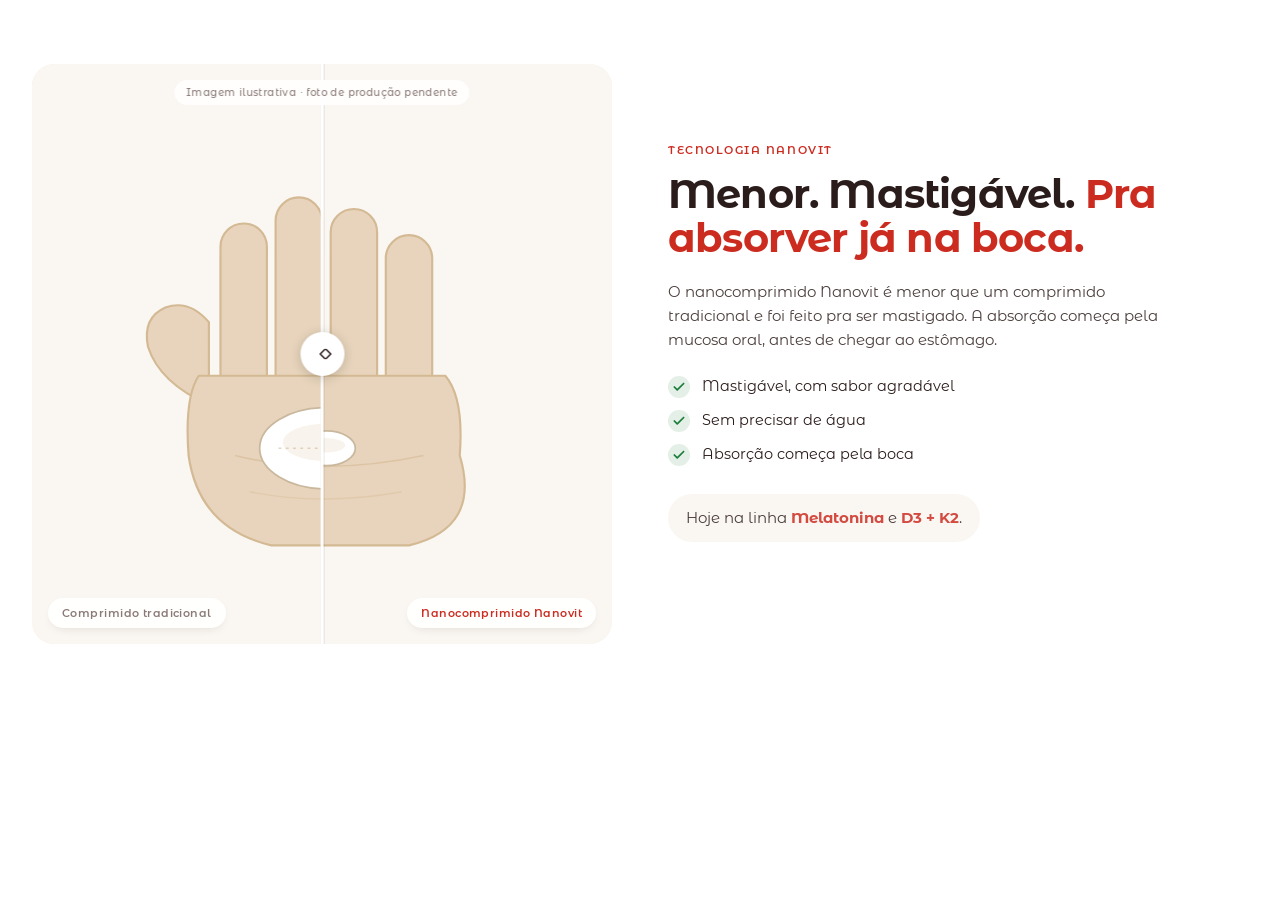
<file: demo-tecnologia-nano.html>
<!DOCTYPE html>
<html lang="pt-BR">
<head>
<meta charset="UTF-8" />
<meta name="viewport" content="width=device-width, initial-scale=1.0" />
<title>Demo · Tecnologia Nanocomprimido | Nanovit</title>
<link rel="preconnect" href="https://fonts.googleapis.com">
<link rel="preconnect" href="https://fonts.gstatic.com" crossorigin>
<link href="https://fonts.googleapis.com/css2?family=Montserrat+Alternates:wght@100;400;600;700&display=swap" rel="stylesheet">
<style>
  :root {
    --font-title: 'Montserrat Alternates', sans-serif;
    --font-sub:   'Montserrat Alternates', sans-serif;
    --font-body:  'Montserrat Alternates', sans-serif;
    --font-weight-title: 700;
    --font-weight-body: 400;
    --size-body: 15px;
    --color-brand: #cc2b20;
    --color-brand-soft: #ffe9d9;
    --color-cashback: rgba(204, 43, 32, 0.12);
    --color-cashback-text: #cc2b20;
    --color-bg: #ffffff;
    --color-cream: #faf6f1;
    --color-text: #2a1c1a;
    --color-mute: #8a7a76;
    --color-success: #1a7d3a;
    --container: 1320px;
    --radius: 14px;
    --radius-md: 10px;
    --radius-lg: 14px;
    --radius-xl: 22px;
    --radius-pill: 999px;
  }

  * { box-sizing: border-box; margin: 0; padding: 0; }
  html, body { overflow-x: clip; }
  body {
    padding-left: clamp(16px, 3vw, 32px);
    padding-right: clamp(16px, 3vw, 32px);
    font-family: var(--font-body);
    font-weight: var(--font-weight-body);
    font-size: var(--size-body);
    color: var(--color-text);
    background: var(--color-bg);
    line-height: 1.5;
    -webkit-font-smoothing: antialiased;
  }
  img, svg { max-width: 100%; display: block; }

  .container { max-width: var(--container); margin: 0 auto; }

  /* ============ TECH NANO SECTION ============ */
  .tech-nano {
    padding: 64px 0 96px;
  }
  .tech-nano__inner {
    display: grid;
    grid-template-columns: 1fr 1fr;
    gap: 56px;
    align-items: center;
  }

  /* — Slider antes/depois — */
  .tech-nano__slider { width: 100%; }
  .ba-slider {
    --pos: 50%;
    position: relative;
    width: 100%;
    aspect-ratio: 1 / 1;
    background: var(--color-cream);
    border-radius: var(--radius-xl);
    overflow: hidden;
    user-select: none;
    cursor: ew-resize;
    touch-action: none;
  }
  .ba-slider__media {
    position: absolute; inset: 0;
    width: 100%; height: 100%;
  }
  .ba-slider__media svg {
    width: 100%; height: 100%;
    display: block;
  }
  .ba-slider__media--before {
    clip-path: inset(0 calc(100% - var(--pos)) 0 0);
    z-index: 2;
  }
  .ba-slider__media--after {
    z-index: 1;
  }
  .ba-slider__handle {
    position: absolute;
    top: 0; bottom: 0;
    left: var(--pos);
    width: 3px;
    background: rgba(255,255,255,0.95);
    transform: translateX(-50%);
    z-index: 3;
    pointer-events: none;
    box-shadow: 0 0 0 1px rgba(42,28,26,0.06);
    will-change: left;
  }
  .ba-slider__handle-knob {
    position: absolute;
    top: 50%; left: 50%;
    transform: translate(-50%, -50%);
    width: 44px; height: 44px;
    border-radius: 50%;
    background: #fff;
    display: flex; align-items: center; justify-content: center;
    box-shadow: 0 2px 12px rgba(0,0,0,0.18);
    color: var(--color-text);
    pointer-events: auto;
    transition: transform 0.15s ease, box-shadow 0.15s ease;
  }
  .ba-slider:hover .ba-slider__handle-knob { box-shadow: 0 4px 18px rgba(0,0,0,0.24); }
  .ba-slider.is-dragging .ba-slider__handle-knob { transform: translate(-50%, -50%) scale(1.08); }
  .ba-slider.is-dragging { cursor: grabbing; }
  .ba-slider__handle-knob svg { width: 18px; height: 18px; }
  .ba-slider__label {
    position: absolute;
    bottom: 16px;
    background: rgba(255,255,255,0.92);
    color: var(--color-text);
    padding: 7px 14px;
    border-radius: var(--radius-pill);
    font-family: var(--font-title);
    font-weight: 600;
    font-size: 11px;
    letter-spacing: 0.04em;
    backdrop-filter: blur(6px);
    -webkit-backdrop-filter: blur(6px);
    box-shadow: 0 4px 12px -6px rgba(42,28,26,0.18);
    z-index: 4;
  }
  .ba-slider__label--before {
    left: 16px;
    color: var(--color-mute);
  }
  .ba-slider__label--after {
    right: 16px;
    color: var(--color-brand);
  }
  .ba-slider__disclaimer {
    position: absolute;
    top: 16px;
    left: 50%;
    transform: translateX(-50%);
    background: rgba(255,255,255,0.85);
    color: var(--color-mute);
    padding: 5px 12px;
    border-radius: var(--radius-pill);
    font-family: var(--font-title);
    font-weight: 500;
    font-size: 10px;
    letter-spacing: 0.04em;
    backdrop-filter: blur(6px);
    -webkit-backdrop-filter: blur(6px);
    z-index: 4;
    white-space: nowrap;
  }

  /* — Copy column — */
  .tech-nano__copy { max-width: 520px; }
  .section__eyebrow {
    display: block;
    font-family: var(--font-title);
    font-weight: 600;
    font-size: 11px;
    letter-spacing: 0.14em;
    text-transform: uppercase;
    color: var(--color-brand);
    margin-bottom: 14px;
  }
  .tech-nano__copy h2 {
    font-family: var(--font-title);
    font-weight: 700;
    font-size: 40px;
    line-height: 1.1;
    letter-spacing: -0.02em;
    color: var(--color-text);
    margin-bottom: 20px;
    text-wrap: balance;
  }
  .tech-nano__copy h2 em {
    font-style: normal;
    color: var(--color-brand);
  }
  .tech-nano__copy > p {
    font-size: 15px;
    line-height: 1.6;
    color: var(--color-text);
    opacity: 0.85;
    margin-bottom: 24px;
  }
  .tech-nano__bullets {
    list-style: none;
    display: flex; flex-direction: column;
    gap: 12px;
    margin-bottom: 28px;
  }
  .tech-nano__bullets li {
    display: flex; align-items: center;
    gap: 12px;
    font-size: 14.5px;
    color: var(--color-text);
    line-height: 1.5;
  }
  .tech-nano__bullets li svg {
    width: 22px; height: 22px;
    border-radius: 50%;
    background: rgba(26,125,58,0.12);
    color: var(--color-success);
    padding: 4px;
    flex-shrink: 0;
  }
  .tech-nano__note {
    display: inline-block;
    background: var(--color-cream);
    padding: 12px 18px;
    border-radius: var(--radius-pill);
    font-size: 13px;
    color: var(--color-text);
    line-height: 1.4;
  }
  .tech-nano__note strong {
    color: var(--color-brand);
    font-weight: 700;
  }

  /* ============ RESPONSIVE ============ */
  @media (max-width: 768px) {
    .tech-nano { padding: 40px 0 56px; }
    .tech-nano__inner {
      grid-template-columns: 1fr;
      gap: 32px;
    }
    .tech-nano__copy h2 { font-size: 28px; }
    .tech-nano__copy > p { font-size: 14px; }
    .ba-slider__label { font-size: 10px; padding: 6px 12px; bottom: 12px; }
    .ba-slider__label--before { left: 12px; }
    .ba-slider__label--after { right: 12px; }
    .ba-slider__disclaimer { font-size: 9px; padding: 4px 10px; top: 12px; }
  }
</style>
</head>
<body>

<!-- ============ SEÇÃO TECNOLOGIA NANOCOMPRIMIDO ============ -->
<section class="tech-nano container">
  <div class="tech-nano__inner">

    <!-- COLUNA ESQUERDA — Slider antes/depois -->
    <div class="tech-nano__slider">
      <div class="ba-slider" id="baSlider">

        <!-- Imagem AFTER (Nanocomprimido — menor) -->
        <div class="ba-slider__media ba-slider__media--after" aria-label="Nanocomprimido Nanovit na palma da mão">
          <svg viewBox="0 0 400 400" xmlns="http://www.w3.org/2000/svg" preserveAspectRatio="xMidYMid slice">
            <rect width="400" height="400" fill="#faf6f1"/>
            <!-- Hand silhouette: palma aberta vista de cima, formato minimalista -->
            <g fill="#e8d4bc" stroke="#d4ba94" stroke-width="1.5" stroke-linejoin="round">
              <!-- 4 dedos -->
              <rect x="130" y="110" width="32" height="120" rx="16"/>
              <rect x="168" y="92"  width="32" height="138" rx="16"/>
              <rect x="206" y="100" width="32" height="130" rx="16"/>
              <rect x="244" y="118" width="32" height="112" rx="16"/>
              <!-- Polegar -->
              <path d="M122 235 Q88 220, 80 195 Q76 175, 92 168 Q108 162, 122 178 Z"/>
              <!-- Palma -->
              <path d="M115 215 Q105 230, 108 270 Q115 320, 165 332 L260 332 Q310 320, 295 270 Q298 230, 285 215 Z"/>
            </g>
            <!-- Creases sutis da palma -->
            <path d="M140 270 Q200 285, 270 270" stroke="#d4ba94" stroke-width="1.2" fill="none" opacity="0.6"/>
            <path d="M150 295 Q200 305, 255 295" stroke="#d4ba94" stroke-width="1" fill="none" opacity="0.4"/>
            <!-- Nanocomprimido (pequeno) -->
            <ellipse cx="203" cy="265" rx="20" ry="12" fill="#ffffff" stroke="#c9b89d" stroke-width="1.2"/>
            <ellipse cx="203" cy="263" rx="13" ry="5" fill="#f4ece0" opacity="0.6"/>
          </svg>
        </div>

        <!-- Imagem BEFORE (Comprimido tradicional — maior) -->
        <div class="ba-slider__media ba-slider__media--before" aria-label="Comprimido tradicional na palma da mão">
          <svg viewBox="0 0 400 400" xmlns="http://www.w3.org/2000/svg" preserveAspectRatio="xMidYMid slice">
            <rect width="400" height="400" fill="#faf6f1"/>
            <g fill="#e8d4bc" stroke="#d4ba94" stroke-width="1.5" stroke-linejoin="round">
              <rect x="130" y="110" width="32" height="120" rx="16"/>
              <rect x="168" y="92"  width="32" height="138" rx="16"/>
              <rect x="206" y="100" width="32" height="130" rx="16"/>
              <rect x="244" y="118" width="32" height="112" rx="16"/>
              <path d="M122 235 Q88 220, 80 195 Q76 175, 92 168 Q108 162, 122 178 Z"/>
              <path d="M115 215 Q105 230, 108 270 Q115 320, 165 332 L260 332 Q310 320, 295 270 Q298 230, 285 215 Z"/>
            </g>
            <path d="M140 270 Q200 285, 270 270" stroke="#d4ba94" stroke-width="1.2" fill="none" opacity="0.6"/>
            <path d="M150 295 Q200 305, 255 295" stroke="#d4ba94" stroke-width="1" fill="none" opacity="0.4"/>
            <!-- Comprimido tradicional (grande) -->
            <ellipse cx="203" cy="265" rx="46" ry="28" fill="#ffffff" stroke="#c9b89d" stroke-width="1.2"/>
            <ellipse cx="203" cy="261" rx="30" ry="13" fill="#f4ece0" opacity="0.6"/>
            <line x1="170" y1="265" x2="236" y2="265" stroke="#d6c4a8" stroke-width="1" stroke-dasharray="2 3" opacity="0.7"/>
          </svg>
        </div>

        <!-- Handle fixo no meio -->
        <div class="ba-slider__handle" aria-hidden="true">
          <span class="ba-slider__handle-knob">
            <svg viewBox="0 0 24 24" fill="none" stroke="currentColor" stroke-width="2" stroke-linecap="round" stroke-linejoin="round">
              <polyline points="15 18 9 12 15 6"/>
              <polyline points="9 18 15 12 9 6" transform="translate(8 0)"/>
            </svg>
          </span>
        </div>

        <!-- Labels -->
        <span class="ba-slider__label ba-slider__label--before">Comprimido tradicional</span>
        <span class="ba-slider__label ba-slider__label--after">Nanocomprimido Nanovit</span>

        <!-- Disclaimer -->
        <span class="ba-slider__disclaimer">Imagem ilustrativa · foto de produção pendente</span>

      </div>
    </div>

    <!-- COLUNA DIREITA — Copy -->
    <div class="tech-nano__copy">
      <span class="section__eyebrow">Tecnologia Nanovit</span>
      <h2>Menor. Mastigável. <em>Pra absorver já na boca.</em></h2>
      <p>O nanocomprimido Nanovit é menor que um comprimido tradicional e foi feito pra ser mastigado. A absorção começa pela mucosa oral, antes de chegar ao estômago.</p>

      <ul class="tech-nano__bullets">
        <li>
          <svg viewBox="0 0 24 24" fill="none" stroke="currentColor" stroke-width="3" stroke-linecap="round" stroke-linejoin="round"><polyline points="20 6 9 17 4 12"/></svg>
          Mastigável, com sabor agradável
        </li>
        <li>
          <svg viewBox="0 0 24 24" fill="none" stroke="currentColor" stroke-width="3" stroke-linecap="round" stroke-linejoin="round"><polyline points="20 6 9 17 4 12"/></svg>
          Sem precisar de água
        </li>
        <li>
          <svg viewBox="0 0 24 24" fill="none" stroke="currentColor" stroke-width="3" stroke-linecap="round" stroke-linejoin="round"><polyline points="20 6 9 17 4 12"/></svg>
          Absorção começa pela boca
        </li>
      </ul>

      <p class="tech-nano__note">Hoje na linha <strong>Melatonina</strong> e <strong>D3 + K2</strong>.</p>
    </div>

  </div>
</section>

<script>
  (function(){
    const slider = document.getElementById('baSlider');
    if (!slider) return;

    let dragging = false;

    function setPos(clientX) {
      const rect = slider.getBoundingClientRect();
      const x = clientX - rect.left;
      const pct = Math.max(0, Math.min(100, (x / rect.width) * 100));
      slider.style.setProperty('--pos', pct + '%');
    }

    function start(e) {
      dragging = true;
      slider.classList.add('is-dragging');
      slider.setPointerCapture(e.pointerId);
      setPos(e.clientX);
    }
    function move(e) {
      if (!dragging) return;
      setPos(e.clientX);
    }
    function end(e) {
      if (!dragging) return;
      dragging = false;
      slider.classList.remove('is-dragging');
      try { slider.releasePointerCapture(e.pointerId); } catch (_) {}
    }

    slider.addEventListener('pointerdown', start);
    slider.addEventListener('pointermove', move);
    slider.addEventListener('pointerup', end);
    slider.addEventListener('pointercancel', end);
    slider.addEventListener('pointerleave', end);
  })();
</script>

</body>
</html>
</file>
